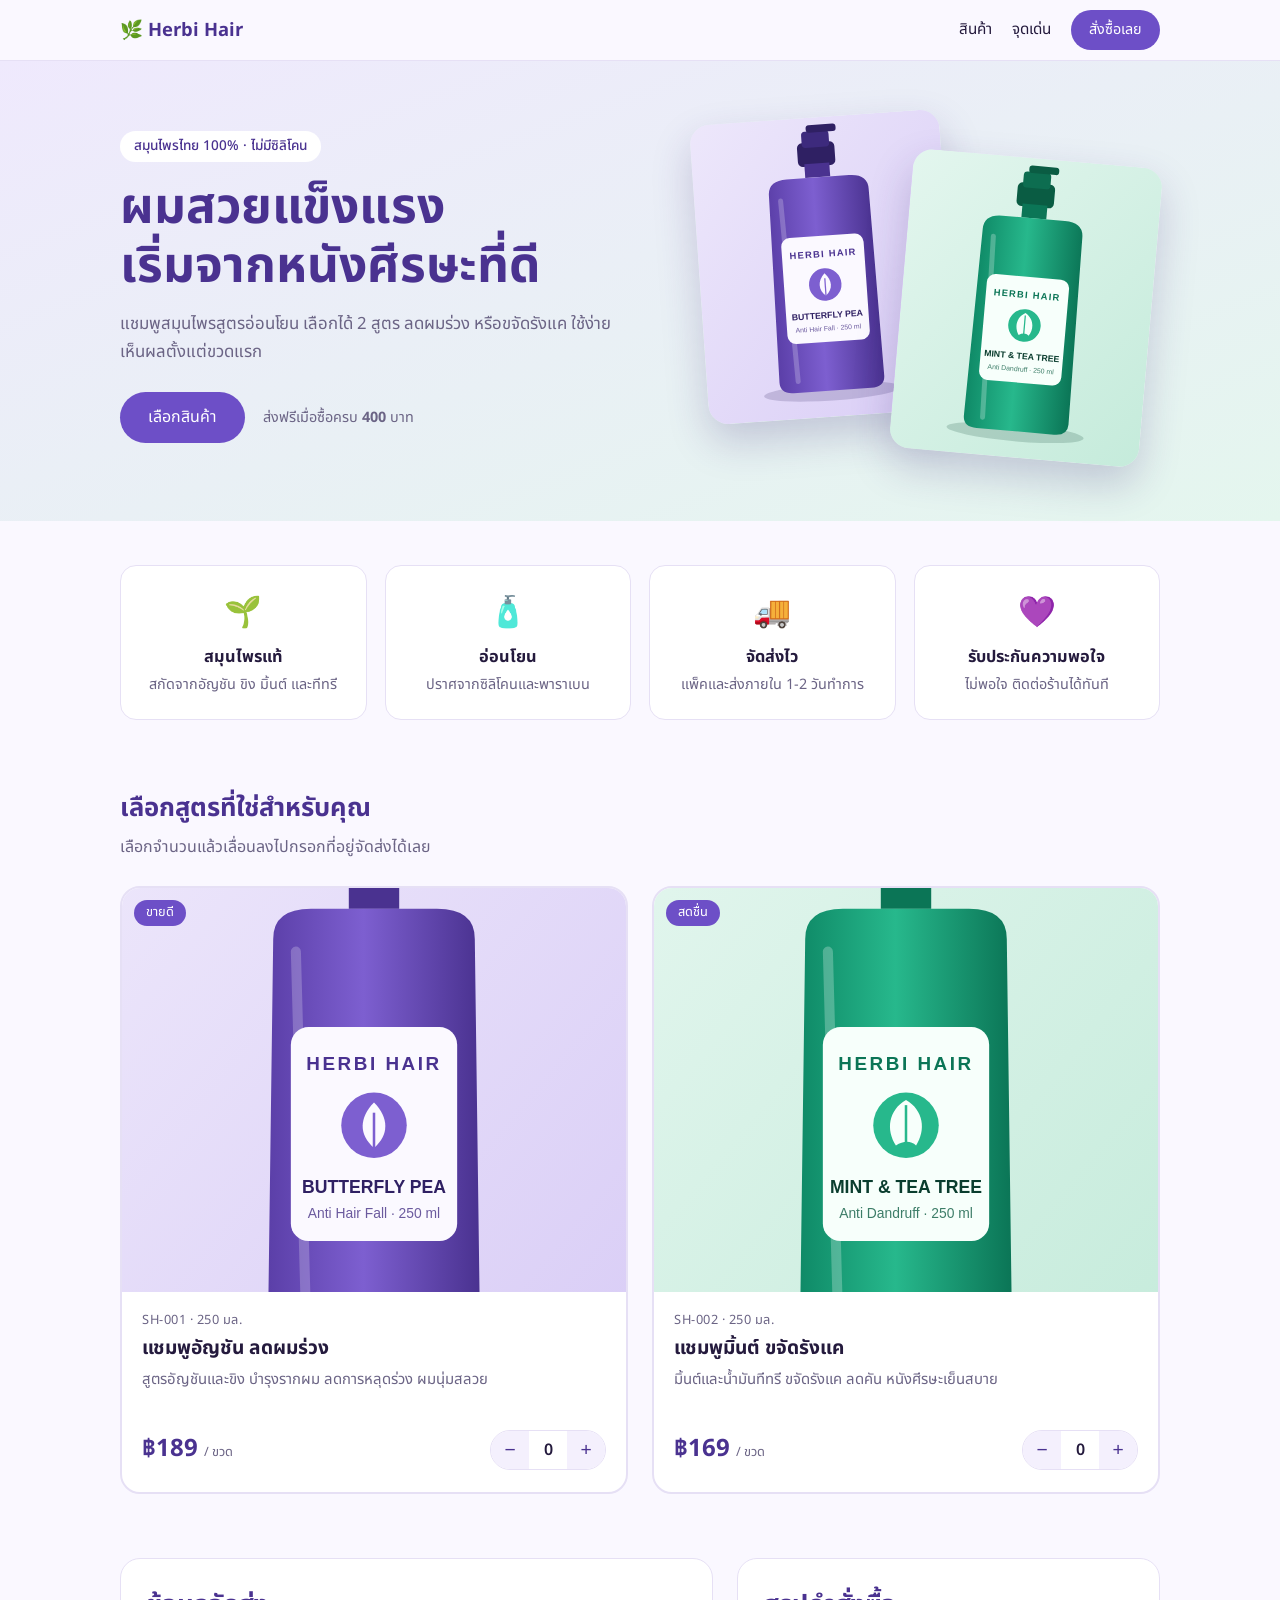
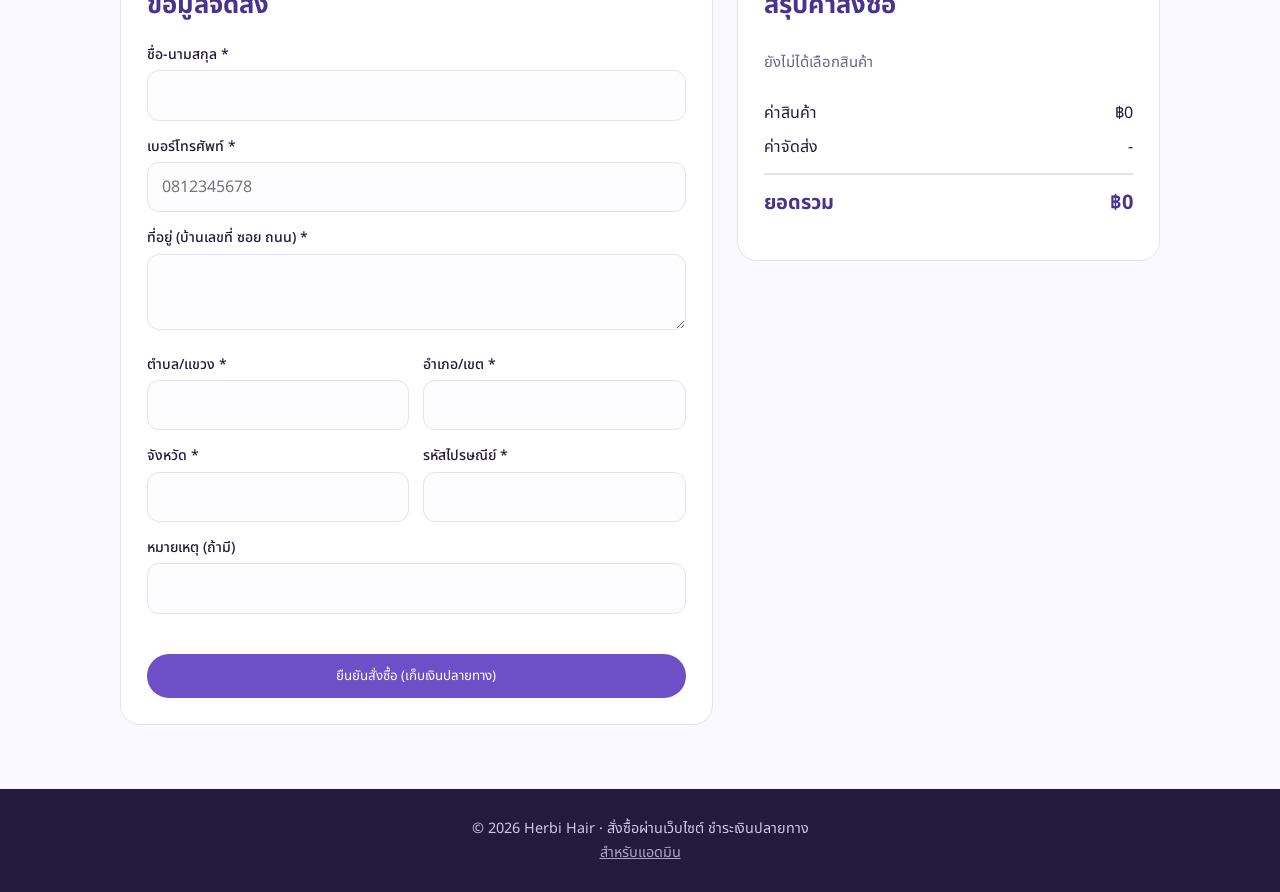
<file: index.html>
<!DOCTYPE html>
<html lang="th">
<head>
  <meta charset="UTF-8">
  <meta name="viewport" content="width=device-width, initial-scale=1">
  <title>Herbi Hair | แชมพูสมุนไพร ผมสวยจากธรรมชาติ</title>
  <meta name="description" content="แชมพูสมุนไพรอัญชันและมิ้นต์ ลดผมร่วง ขจัดรังแค สั่งซื้อง่าย ส่งทั่วไทย">
  <link rel="preconnect" href="https://fonts.googleapis.com">
  <link rel="preconnect" href="https://fonts.gstatic.com" crossorigin>
  <link href="https://fonts.googleapis.com/css2?family=Noto+Sans+Thai:wght@400;500;600;700&display=swap" rel="stylesheet">
  <link rel="stylesheet" href="style.css">
</head>
<body>

<header class="nav">
  <div class="wrap nav-in">
    <a class="logo" href="#top">🌿 <span id="shopName">Herbi Hair</span></a>
    <nav>
      <a href="#products">สินค้า</a>
      <a href="#why">จุดเด่น</a>
      <a href="#order" class="btn btn-sm">สั่งซื้อเลย</a>
    </nav>
  </div>
</header>

<main id="top">
  <section class="hero">
    <div class="wrap hero-in">
      <div class="hero-text">
        <span class="pill">สมุนไพรไทย 100% · ไม่มีซิลิโคน</span>
        <h1>ผมสวยแข็งแรง<br>เริ่มจากหนังศีรษะที่ดี</h1>
        <p>แชมพูสมุนไพรสูตรอ่อนโยน เลือกได้ 2 สูตร ลดผมร่วง หรือขจัดรังแค ใช้ง่าย เห็นผลตั้งแต่ขวดแรก</p>
        <div class="hero-cta">
          <a href="#products" class="btn">เลือกสินค้า</a>
          <span class="hint">ส่งฟรีเมื่อซื้อครบ <b id="freeShipText">400</b> บาท</span>
        </div>
      </div>
      <div class="hero-img">
        <img src="images/sh-001.svg" alt="แชมพูอัญชัน">
        <img src="images/sh-002.svg" alt="แชมพูมิ้นต์" class="second">
      </div>
    </div>
  </section>

  <section id="why" class="why">
    <div class="wrap grid4">
      <div class="feat"><div class="ico">🌱</div><h3>สมุนไพรแท้</h3><p>สกัดจากอัญชัน ขิง มิ้นต์ และทีทรี</p></div>
      <div class="feat"><div class="ico">🧴</div><h3>อ่อนโยน</h3><p>ปราศจากซิลิโคนและพาราเบน</p></div>
      <div class="feat"><div class="ico">🚚</div><h3>จัดส่งไว</h3><p>แพ็คและส่งภายใน 1-2 วันทำการ</p></div>
      <div class="feat"><div class="ico">💜</div><h3>รับประกันความพอใจ</h3><p>ไม่พอใจ ติดต่อร้านได้ทันที</p></div>
    </div>
  </section>

  <section id="products" class="products">
    <div class="wrap">
      <h2>เลือกสูตรที่ใช่สำหรับคุณ</h2>
      <p class="sub">เลือกจำนวนแล้วเลื่อนลงไปกรอกที่อยู่จัดส่งได้เลย</p>
      <div id="productGrid" class="pgrid"></div>
    </div>
  </section>

  <section id="order" class="order">
    <div class="wrap order-in">
      <form id="orderForm" class="card" novalidate>
        <h2>ข้อมูลจัดส่ง</h2>
        <div class="field">
          <label for="name">ชื่อ-นามสกุล *</label>
          <input id="name" name="name" autocomplete="name" required>
        </div>
        <div class="field">
          <label for="phone">เบอร์โทรศัพท์ *</label>
          <input id="phone" name="phone" inputmode="tel" autocomplete="tel" placeholder="0812345678" required>
        </div>
        <div class="field">
          <label for="address">ที่อยู่ (บ้านเลขที่ ซอย ถนน) *</label>
          <textarea id="address" name="address" rows="2" autocomplete="street-address" required></textarea>
        </div>
        <div class="row">
          <div class="field">
            <label for="subdistrict">ตำบล/แขวง *</label>
            <input id="subdistrict" name="subdistrict" required>
          </div>
          <div class="field">
            <label for="district">อำเภอ/เขต *</label>
            <input id="district" name="district" required>
          </div>
        </div>
        <div class="row">
          <div class="field">
            <label for="province">จังหวัด *</label>
            <input id="province" name="province" required>
          </div>
          <div class="field">
            <label for="zip">รหัสไปรษณีย์ *</label>
            <input id="zip" name="zip" inputmode="numeric" maxlength="5" required>
          </div>
        </div>
        <div class="field">
          <label for="note">หมายเหตุ (ถ้ามี)</label>
          <input id="note" name="note">
        </div>
        <p id="formError" class="error" role="alert"></p>
        <button type="submit" class="btn btn-block" id="submitBtn">ยืนยันสั่งซื้อ (เก็บเงินปลายทาง)</button>
      </form>

      <aside class="card summary">
        <h2>สรุปคำสั่งซื้อ</h2>
        <ul id="summaryList" class="sum-list"></ul>
        <div class="sum-row"><span>ค่าสินค้า</span><span id="sumSubtotal">฿0</span></div>
        <div class="sum-row"><span>ค่าจัดส่ง</span><span id="sumShip">฿0</span></div>
        <div class="sum-row total"><span>ยอดรวม</span><span id="sumTotal">฿0</span></div>
        <p class="hint" id="shipHint"></p>
      </aside>
    </div>
  </section>
</main>

<footer>
  <div class="wrap">
    <p>© <span id="year"></span> <span id="shopName2">Herbi Hair</span> · สั่งซื้อผ่านเว็บไซต์ ชำระเงินปลายทาง</p>
    <p><a href="admin.html">สำหรับแอดมิน</a></p>
  </div>
</footer>

<div id="successModal" class="modal" hidden>
  <div class="modal-box">
    <div class="check">✓</div>
    <h2>สั่งซื้อสำเร็จ</h2>
    <p>หมายเลขคำสั่งซื้อของคุณ</p>
    <div class="oid" id="successId"></div>
    <p class="hint">ทางร้านจะติดต่อกลับเพื่อยืนยันและจัดส่งภายใน 1-2 วันทำการ</p>
    <button class="btn btn-block" id="closeModal">ปิด</button>
  </div>
</div>

<script src="products.js"></script>
<script src="app.js"></script>
</body>
</html>
</file>
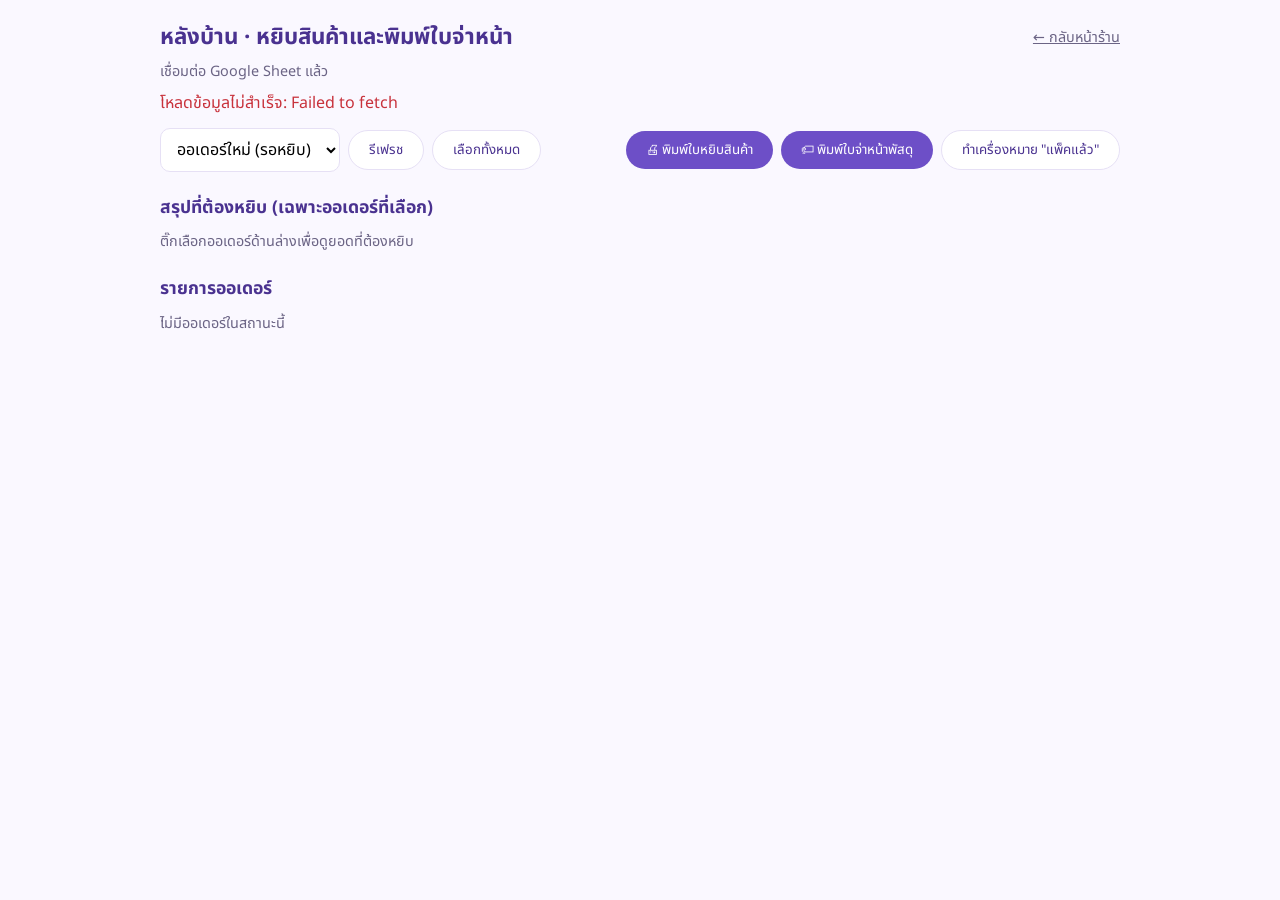
<file: admin.html>
<!DOCTYPE html>
<html lang="th">
<head>
  <meta charset="UTF-8">
  <meta name="viewport" content="width=device-width, initial-scale=1">
  <meta name="robots" content="noindex">
  <title>แอดมิน | หยิบสินค้าและพิมพ์ใบจ่าหน้า</title>
  <link href="https://fonts.googleapis.com/css2?family=Noto+Sans+Thai:wght@400;500;600;700&display=swap" rel="stylesheet">
  <style>
    :root{--ink:#241a3d;--muted:#6b6485;--brand:#6d4fc7;--brand-d:#4a3290;--line:#e6e0f5;--bg:#faf8ff}
    *{box-sizing:border-box;margin:0;padding:0}
    body{font-family:"Noto Sans Thai",system-ui,sans-serif;background:var(--bg);color:var(--ink);line-height:1.55}
    .wrap{max-width:1000px;margin:0 auto;padding:20px}
    h1{font-size:1.4rem;color:var(--brand-d)}
    h2{font-size:1.1rem;margin:22px 0 10px;color:var(--brand-d)}
    .top{display:flex;justify-content:space-between;align-items:center;flex-wrap:wrap;gap:10px;margin-bottom:6px}
    .muted{color:var(--muted);font-size:.9rem}
    .btn{background:var(--brand);color:#fff;border:0;border-radius:999px;padding:9px 20px;font:600 .92rem inherit;font-family:inherit;cursor:pointer}
    .btn:hover{background:var(--brand-d)}
    .btn.ghost{background:#fff;color:var(--brand-d);border:1.5px solid var(--line)}
    .bar{display:flex;gap:8px;flex-wrap:wrap;align-items:center;margin:12px 0}
    select{border:1.5px solid var(--line);border-radius:10px;padding:8px 12px;font:inherit;background:#fff}
    .card{background:#fff;border:1px solid var(--line);border-radius:14px;padding:14px 16px;margin-bottom:10px}
    .ord{display:grid;grid-template-columns:28px 1fr auto;gap:10px;align-items:start}
    .ord input{width:20px;height:20px;margin-top:4px}
    .oid{font-weight:700;color:var(--brand-d)}
    .badge{display:inline-block;border-radius:999px;padding:1px 10px;font-size:.78rem;font-weight:600;background:#efe9fd;color:var(--brand-d)}
    .badge.done{background:#dff5ec;color:#0b7556}
    table{width:100%;border-collapse:collapse;background:#fff;border:1px solid var(--line);border-radius:12px;overflow:hidden}
    th,td{padding:9px 12px;text-align:left;border-bottom:1px solid var(--line);font-size:.93rem}
    th{background:#f4f0fd}
    td img{width:48px;height:48px;object-fit:cover;border-radius:8px;vertical-align:middle}
    td.q{font-size:1.2rem;font-weight:700;color:var(--brand-d)}
    #msg{margin:8px 0;color:#c8323c}

    /* ---- ใบจ่าหน้าพัสดุ ---- */
    #labels{display:none}
    .label{width:100mm;height:150mm;border:2px solid #000;padding:6mm;margin:0 auto 6mm;page-break-after:always;break-after:page;color:#000;font-size:11pt;display:flex;flex-direction:column;background:#fff}
    .label .from{font-size:9.5pt;border-bottom:1.5px dashed #000;padding-bottom:3mm}
    .label .to{flex:1;padding-top:4mm}
    .label .to .t{font-size:9pt;color:#444}
    .label .to .n{font-size:17pt;font-weight:700;margin:1mm 0}
    .label .to .ph{font-size:13pt;font-weight:600}
    .label .to .ad{font-size:12.5pt;margin-top:2mm}
    .label .zip{font-size:22pt;font-weight:700;letter-spacing:3px;margin-top:3mm}
    .label .items{border-top:1.5px dashed #000;padding-top:3mm;font-size:10pt}
    .label .cod{margin-top:3mm;border:2px solid #000;padding:2mm 3mm;display:flex;justify-content:space-between;font-weight:700;font-size:13pt}
    .label .no{font-size:9pt;margin-top:2mm;text-align:right}

    /* ---- ใบหยิบสินค้า (พิมพ์) ---- */
    #picksheet{display:none}
    @media print{
      @page{margin:6mm}
      body{background:#fff}
      .wrap{display:none}
      body.p-labels #labels{display:block}
      body.p-pick #picksheet{display:block;padding:8mm}
      body.p-pick #picksheet table{font-size:12pt}
    }
  </style>
</head>
<body>
<div class="wrap">
  <div class="top">
    <h1>หลังบ้าน · หยิบสินค้าและพิมพ์ใบจ่าหน้า</h1>
    <div><a href="index.html" class="muted">← กลับหน้าร้าน</a></div>
  </div>
  <p class="muted" id="modeText"></p>
  <p id="msg"></p>

  <div class="bar">
    <select id="filter">
      <option value="ใหม่">ออเดอร์ใหม่ (รอหยิบ)</option>
      <option value="แพ็คแล้ว">แพ็คแล้ว</option>
      <option value="">ทั้งหมด</option>
    </select>
    <button class="btn ghost" id="refresh">รีเฟรช</button>
    <button class="btn ghost" id="selAll">เลือกทั้งหมด</button>
    <span style="flex:1"></span>
    <button class="btn" id="printPick">🖨 พิมพ์ใบหยิบสินค้า</button>
    <button class="btn" id="printLabels">🏷 พิมพ์ใบจ่าหน้าพัสดุ</button>
    <button class="btn ghost" id="markDone">ทำเครื่องหมาย "แพ็คแล้ว"</button>
  </div>

  <h2>สรุปที่ต้องหยิบ (เฉพาะออเดอร์ที่เลือก)</h2>
  <div id="pickBox"></div>

  <h2>รายการออเดอร์</h2>
  <div id="orders"></div>
</div>

<div id="labels"></div>
<div id="picksheet"></div>

<script src="products.js"></script>
<script>
(function(){
  const $ = s => document.querySelector(s);
  const baht = n => "฿" + Number(n).toLocaleString("th-TH");
  const esc = s => String(s ?? "").replace(/[&<>"]/g, c => ({"&":"&amp;","<":"&lt;",">":"&gt;",'"':"&quot;"}[c]));
  let rows = [];
  const selected = new Set();
  const demo = !CONFIG.SCRIPT_URL;
  let key = sessionStorage.getItem("hh_key") || "";

  $("#modeText").textContent = demo
    ? "โหมดทดลอง: แสดงออเดอร์ที่สั่งจากเบราว์เซอร์เครื่องนี้ (ยังไม่ได้เชื่อม Google Sheet)"
    : "เชื่อมต่อ Google Sheet แล้ว";

  async function api(params){
    const u = new URL(CONFIG.SCRIPT_URL);
    Object.entries(params).forEach(([k,v]) => u.searchParams.set(k, v));
    const r = await fetch(u.toString());
    const j = await r.json();
    if (!j.ok) throw new Error(j.error || "error");
    return j;
  }

  async function load(){
    $("#msg").textContent = "";
    try{
      if (demo){
        rows = JSON.parse(localStorage.getItem("hh_orders") || "[]");
      } else {
        if (!key){ key = prompt("ใส่รหัสแอดมิน (ADMIN_KEY)") || ""; sessionStorage.setItem("hh_key", key); }
        rows = (await api({action:"list", key})).orders;
      }
    }catch(e){
      $("#msg").textContent = "โหลดข้อมูลไม่สำเร็จ: " + e.message + (e.message === "unauthorized" ? " (รหัสไม่ถูกต้อง)" : "");
      sessionStorage.removeItem("hh_key"); key = "";
      rows = [];
    }
    render();
  }

  function groups(){
    const f = $("#filter").value;
    const map = new Map();
    rows.forEach(r => {
      if (f && r.status !== f) return;
      if (!map.has(r.orderId)) map.set(r.orderId, {...r, items: []});
      map.get(r.orderId).items.push(r);
    });
    return [...map.values()].sort((a,b) => String(b.timestamp).localeCompare(String(a.timestamp)));
  }

  function render(){
    const gs = groups();
    [...selected].forEach(id => { if (!gs.find(g => g.orderId === id)) selected.delete(id); });
    $("#orders").innerHTML = gs.length ? gs.map(g => `
      <div class="card ord">
        <input type="checkbox" data-id="${esc(g.orderId)}" ${selected.has(g.orderId) ? "checked" : ""}>
        <div>
          <span class="oid">${esc(g.orderId)}</span>
          <span class="badge ${g.status === "ใหม่" ? "" : "done"}">${esc(g.status)}</span>
          <div class="muted">${new Date(g.timestamp).toLocaleString("th-TH")}</div>
          <div><b>${esc(g.name)}</b> · ${esc(g.phone)}</div>
          <div class="muted">${esc(g.address)} ${esc(g.subdistrict)} ${esc(g.district)} ${esc(g.province)} ${esc(g.zip)}</div>
          <div>${g.items.map(i => `${esc(i.product)} × ${i.qty}`).join(" · ")}</div>
          ${g.note ? `<div class="muted">หมายเหตุ: ${esc(g.note)}</div>` : ""}
        </div>
        <b>${baht(g.orderTotal)}</b>
      </div>`).join("") : '<p class="muted">ไม่มีออเดอร์ในสถานะนี้</p>';
    renderPick();
  }

  function selectedGroups(){ return groups().filter(g => selected.has(g.orderId)); }

  function pickRows(){
    const m = new Map();
    selectedGroups().forEach(g => g.items.forEach(i => {
      const cur = m.get(i.sku) || {sku:i.sku, product:i.product, image:i.image, qty:0};
      cur.qty += i.qty; m.set(i.sku, cur);
    }));
    return [...m.values()].sort((a,b) => a.sku.localeCompare(b.sku));
  }

  function pickTable(withImg){
    const p = pickRows();
    if (!p.length) return '<p class="muted">ติ๊กเลือกออเดอร์ด้านล่างเพื่อดูยอดที่ต้องหยิบ</p>';
    const total = p.reduce((s,x) => s + x.qty, 0);
    return `<table><thead><tr><th>SKU</th>${withImg?"<th></th>":""}<th>สินค้า</th><th>จำนวนที่ต้องหยิบ</th></tr></thead><tbody>
      ${p.map(x => `<tr><td>${esc(x.sku)}</td>${withImg?`<td><img src="${esc(x.image)}" alt=""></td>`:""}<td>${esc(x.product)}</td><td class="q">${x.qty}</td></tr>`).join("")}
      <tr><td colspan="${withImg?3:2}"><b>รวม</b></td><td class="q">${total}</td></tr></tbody></table>
      <p class="muted" style="margin-top:6px">จำนวนออเดอร์: ${selectedGroups().length}</p>`;
  }
  function renderPick(){ $("#pickBox").innerHTML = pickTable(true); }

  function labelsHtml(){
    const S = CONFIG.SENDER;
    return selectedGroups().map(g => `
      <div class="label">
        <div class="from"><b>ผู้ส่ง:</b> ${esc(S.name)} โทร ${esc(S.phone)}<br>${esc(S.address)}</div>
        <div class="to">
          <div class="t">ผู้รับ</div>
          <div class="n">${esc(g.name)}</div>
          <div class="ph">โทร ${esc(g.phone)}</div>
          <div class="ad">${esc(g.address)}<br>ต.${esc(g.subdistrict)} อ.${esc(g.district)}<br>จ.${esc(g.province)}</div>
          <div class="zip">${esc(g.zip)}</div>
          ${g.note ? `<div class="t" style="margin-top:2mm">หมายเหตุ: ${esc(g.note)}</div>` : ""}
        </div>
        <div class="items"><b>สินค้า:</b> ${g.items.map(i => `${esc(i.sku)} × ${i.qty}`).join(", ")}</div>
        <div class="cod"><span>เก็บเงินปลายทาง (COD)</span><span>${baht(g.orderTotal)}</span></div>
        <div class="no">เลขที่ออเดอร์ ${esc(g.orderId)}</div>
      </div>`).join("");
  }

  function doPrint(mode, html){
    if (!selectedGroups().length){ alert("กรุณาติ๊กเลือกออเดอร์ก่อน"); return; }
    document.body.className = mode;
    if (mode === "p-labels") $("#labels").innerHTML = html; else $("#picksheet").innerHTML = html;
    window.print();
    setTimeout(() => document.body.className = "", 500);
  }

  $("#orders").addEventListener("change", e => {
    const id = e.target.dataset.id; if (!id) return;
    e.target.checked ? selected.add(id) : selected.delete(id);
    renderPick();
  });
  $("#filter").addEventListener("change", () => { selected.clear(); render(); });
  $("#refresh").addEventListener("click", load);
  $("#selAll").addEventListener("click", () => { groups().forEach(g => selected.add(g.orderId)); render(); });
  $("#printLabels").addEventListener("click", () => doPrint("p-labels", labelsHtml()));
  $("#printPick").addEventListener("click", () => doPrint("p-pick", "<h2>ใบหยิบสินค้า</h2>" + pickTable(false)));
  $("#markDone").addEventListener("click", async () => {
    const ids = [...selected];
    if (!ids.length){ alert("กรุณาติ๊กเลือกออเดอร์ก่อน"); return; }
    try{
      if (demo){
        rows.forEach(r => { if (ids.includes(r.orderId)) r.status = "แพ็คแล้ว"; });
        localStorage.setItem("hh_orders", JSON.stringify(rows));
      } else {
        await api({action:"status", key, orderIds: ids.join(","), status:"แพ็คแล้ว"});
      }
      selected.clear(); await load();
    }catch(e){ $("#msg").textContent = "อัปเดตสถานะไม่สำเร็จ: " + e.message; }
  });

  load();
})();
</script>
</body>
</html>
</file>
<file: style.css>
:root{
  --ink:#241a3d; --muted:#6b6485; --bg:#faf8ff; --card:#fff;
  --brand:#6d4fc7; --brand-d:#4a3290; --mint:#27b88c; --line:#e6e0f5; --err:#c8323c;
  --r:16px;
}
*{box-sizing:border-box;margin:0;padding:0}
html{scroll-behavior:smooth}
body{font-family:"Noto Sans Thai",system-ui,sans-serif;color:var(--ink);background:var(--bg);line-height:1.65;-webkit-font-smoothing:antialiased}
img{max-width:100%;display:block}
a{color:inherit;text-decoration:none}
.wrap{max-width:1080px;margin:0 auto;padding:0 20px}

.nav{position:sticky;top:0;z-index:20;background:rgba(250,248,255,.92);backdrop-filter:blur(8px);border-bottom:1px solid var(--line)}
.nav-in{display:flex;align-items:center;justify-content:space-between;height:60px}
.logo{font-weight:700;font-size:1.15rem;color:var(--brand-d)}
.nav nav{display:flex;align-items:center;gap:20px;font-size:.95rem}
.nav nav a:not(.btn):hover{color:var(--brand)}

.btn{display:inline-block;background:var(--brand);color:#fff;border:0;border-radius:999px;padding:12px 28px;font:600 1rem/1.2 inherit;font-family:inherit;cursor:pointer;transition:.15s;text-align:center}
.btn:hover{background:var(--brand-d);transform:translateY(-1px)}
.btn:disabled{opacity:.6;cursor:wait;transform:none}
.btn-sm{padding:8px 18px;font-size:.9rem}
.btn-block{display:block;width:100%}

.hero{background:linear-gradient(160deg,#efe9fd 0%,#e4f6ee 100%);padding:56px 0 64px}
.hero-in{display:grid;grid-template-columns:1.1fr 1fr;gap:32px;align-items:center}
.pill{display:inline-block;background:#fff;color:var(--brand-d);border-radius:999px;padding:4px 14px;font-size:.85rem;font-weight:500;margin-bottom:16px}
.hero h1{font-size:clamp(2rem,5vw,3.1rem);line-height:1.2;color:var(--brand-d);margin-bottom:14px}
.hero p{color:var(--muted);font-size:1.05rem;max-width:30em}
.hero-cta{display:flex;align-items:center;gap:18px;margin-top:26px;flex-wrap:wrap}
.hint{color:var(--muted);font-size:.9rem}
.hero-img{position:relative;height:340px}
.hero-img img{position:absolute;width:52%;border-radius:20px;box-shadow:0 18px 40px rgba(60,40,120,.22)}
.hero-img img:first-child{left:4%;top:0;transform:rotate(-4deg)}
.hero-img img.second{right:2%;bottom:0;transform:rotate(5deg)}

.why{padding:44px 0}
.grid4{display:grid;grid-template-columns:repeat(4,1fr);gap:18px}
.feat{background:var(--card);border:1px solid var(--line);border-radius:var(--r);padding:22px 18px;text-align:center}
.feat .ico{font-size:1.9rem}
.feat h3{margin:6px 0 2px;font-size:1.02rem}
.feat p{color:var(--muted);font-size:.9rem}

.products{padding:24px 0 56px}
h2{font-size:1.6rem;color:var(--brand-d)}
.sub{color:var(--muted);margin:4px 0 26px}
.pgrid{display:grid;grid-template-columns:repeat(2,1fr);gap:24px}
.pcard{background:var(--card);border:2px solid var(--line);border-radius:20px;overflow:hidden;transition:.15s}
.pcard.active{border-color:var(--brand);box-shadow:0 10px 30px rgba(109,79,199,.16)}
.pimg{position:relative}
.pimg img{width:100%;aspect-ratio:5/4;object-fit:cover}
.ptag{position:absolute;top:12px;left:12px;background:var(--brand);color:#fff;font-size:.8rem;padding:2px 12px;border-radius:999px}
.pbody{padding:18px 20px 22px}
.psku{color:var(--muted);font-size:.8rem;letter-spacing:.04em}
.pbody h3{font-size:1.2rem;margin:2px 0 4px}
.pbody p{color:var(--muted);font-size:.93rem;min-height:3.2em}
.pfoot{display:flex;align-items:center;justify-content:space-between;margin-top:14px}
.price{font-size:1.5rem;font-weight:700;color:var(--brand-d)}
.price small{font-size:.8rem;font-weight:400;color:var(--muted)}
.qty{display:flex;align-items:center;border:1.5px solid var(--line);border-radius:999px;overflow:hidden}
.qty button{width:38px;height:38px;border:0;background:#f4f0fd;font-size:1.2rem;cursor:pointer;color:var(--brand-d)}
.qty button:hover{background:#e6ddfa}
.qty span{min-width:38px;text-align:center;font-weight:600}

.order{padding:8px 0 64px}
.order-in{display:grid;grid-template-columns:1.4fr 1fr;gap:24px;align-items:start}
.card{background:var(--card);border:1px solid var(--line);border-radius:20px;padding:26px}
.card h2{margin-bottom:16px}
.field{margin-bottom:14px;flex:1}
.row{display:flex;gap:14px}
label{display:block;font-size:.88rem;font-weight:500;margin-bottom:4px}
input,textarea{width:100%;border:1.5px solid var(--line);border-radius:12px;padding:11px 14px;font:inherit;background:#fdfcff;transition:.15s}
input:focus,textarea:focus{outline:0;border-color:var(--brand);box-shadow:0 0 0 3px rgba(109,79,199,.15)}
.invalid{border-color:var(--err)!important}
.error{color:var(--err);font-size:.9rem;min-height:1.4em;margin-bottom:6px}
.summary{position:sticky;top:76px}
.sum-list{list-style:none;margin-bottom:12px}
.sum-list li{display:flex;justify-content:space-between;gap:10px;padding:8px 0;border-bottom:1px dashed var(--line);font-size:.93rem}
.sum-list .empty{color:var(--muted);border:0}
.sum-row{display:flex;justify-content:space-between;padding:4px 0}
.sum-row.total{font-size:1.25rem;font-weight:700;color:var(--brand-d);border-top:2px solid var(--line);margin-top:8px;padding-top:12px}
.summary .hint{margin-top:10px}

footer{background:#241a3d;color:#cfc7ea;text-align:center;padding:28px 0;font-size:.9rem}
footer a{text-decoration:underline;opacity:.8}

.modal{position:fixed;inset:0;background:rgba(36,26,61,.55);display:grid;place-items:center;z-index:50;padding:20px}
.modal[hidden]{display:none}
.modal-box{background:#fff;border-radius:24px;padding:32px 28px;max-width:400px;width:100%;text-align:center}
.check{width:64px;height:64px;border-radius:50%;background:var(--mint);color:#fff;font-size:2rem;display:grid;place-items:center;margin:0 auto 12px}
.oid{font-size:1.6rem;font-weight:700;color:var(--brand-d);background:#f4f0fd;border-radius:12px;padding:8px;margin:8px 0 12px;letter-spacing:.04em}
.modal-box .btn{margin-top:16px}

@media(max-width:820px){
  .hero-in,.order-in,.pgrid{grid-template-columns:1fr}
  .grid4{grid-template-columns:repeat(2,1fr)}
  .hero-img{height:280px}
  .summary{position:static;order:-1}
  .row{flex-direction:column;gap:0}
  .nav nav a:not(.btn){display:none}
}
</file>
